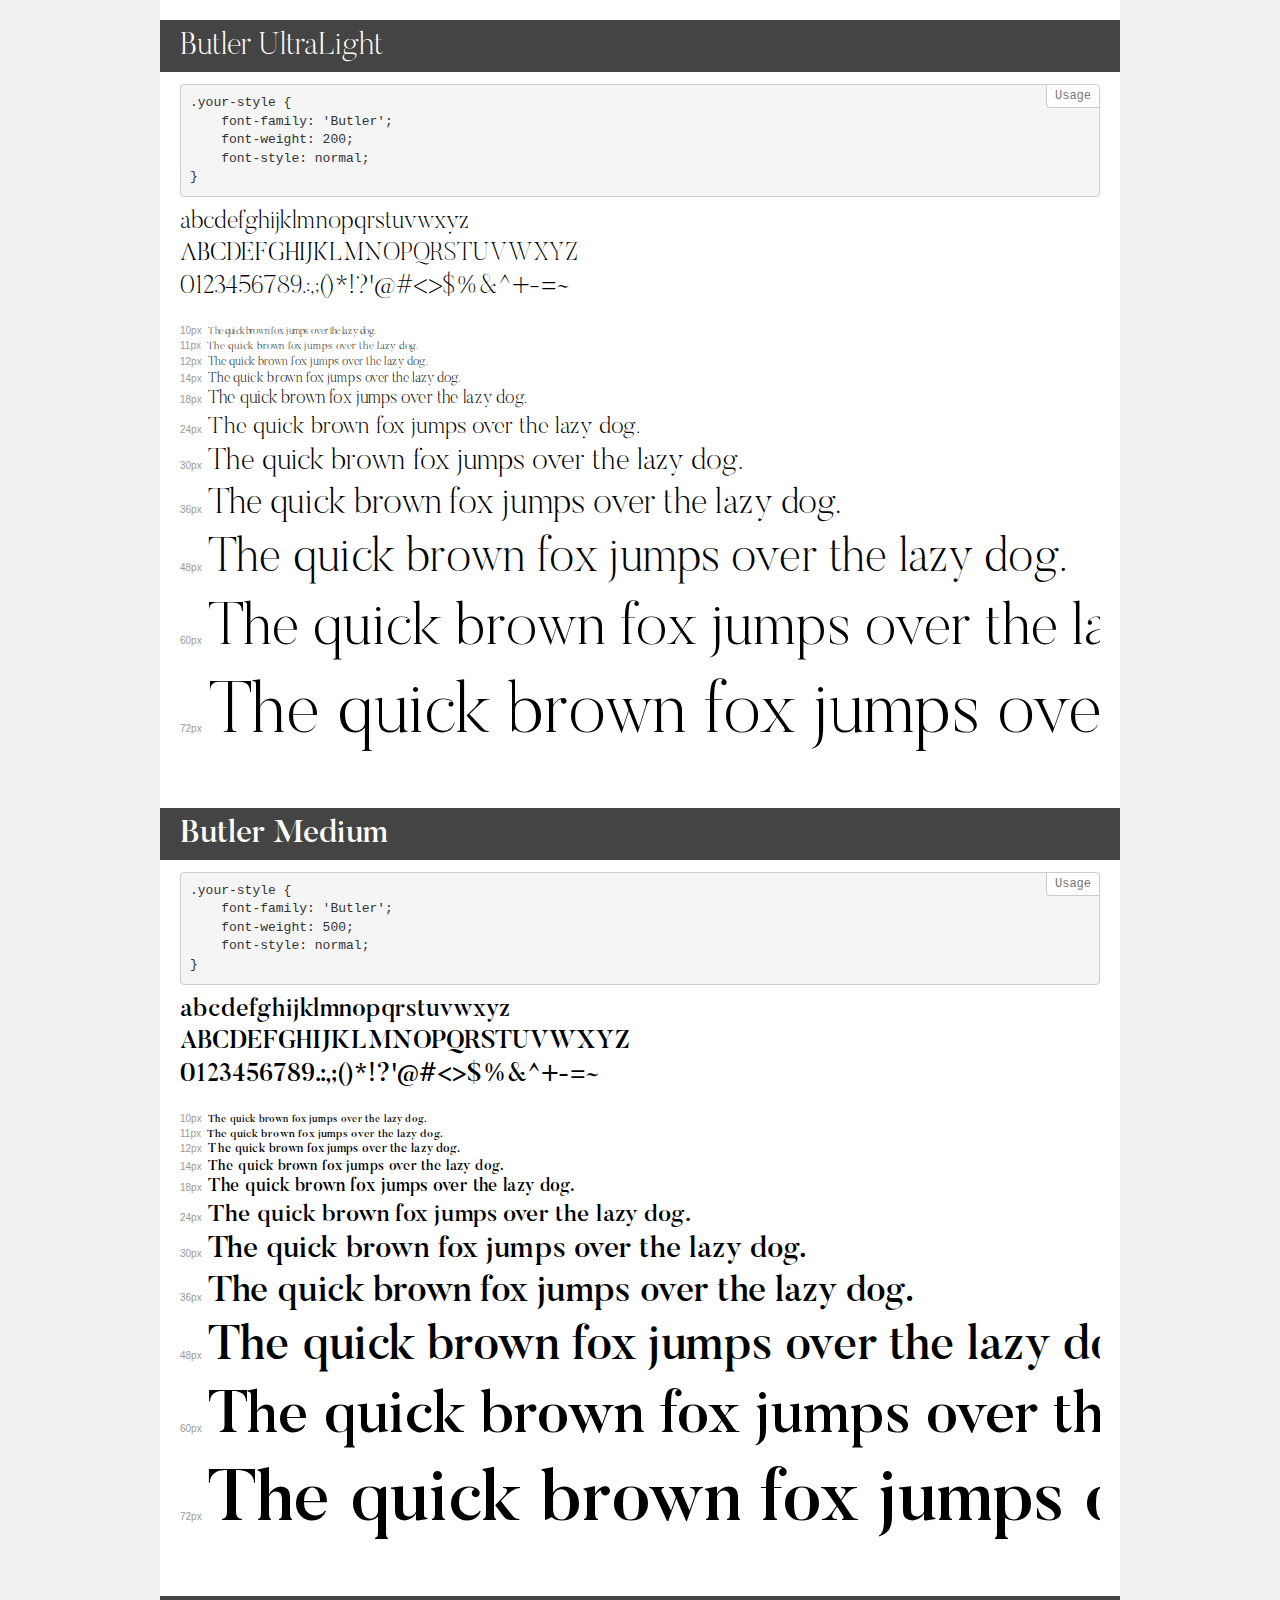
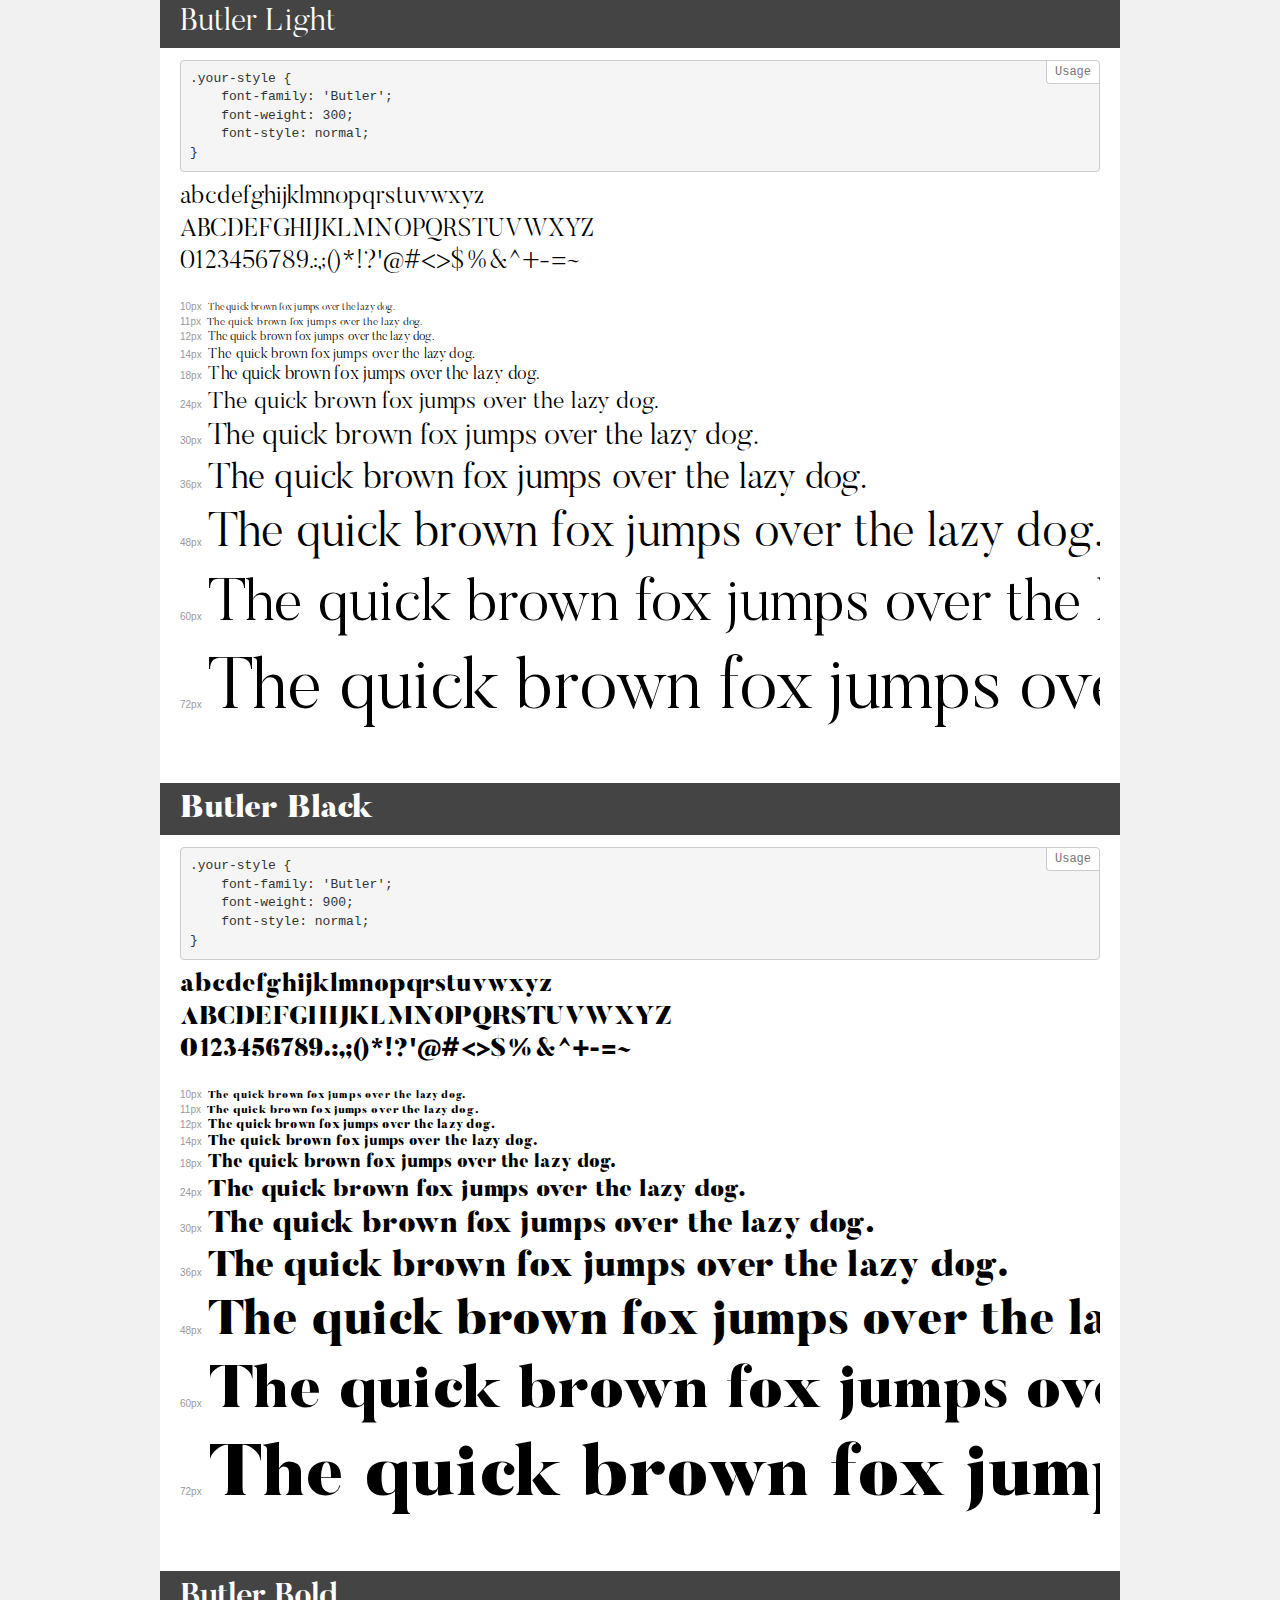
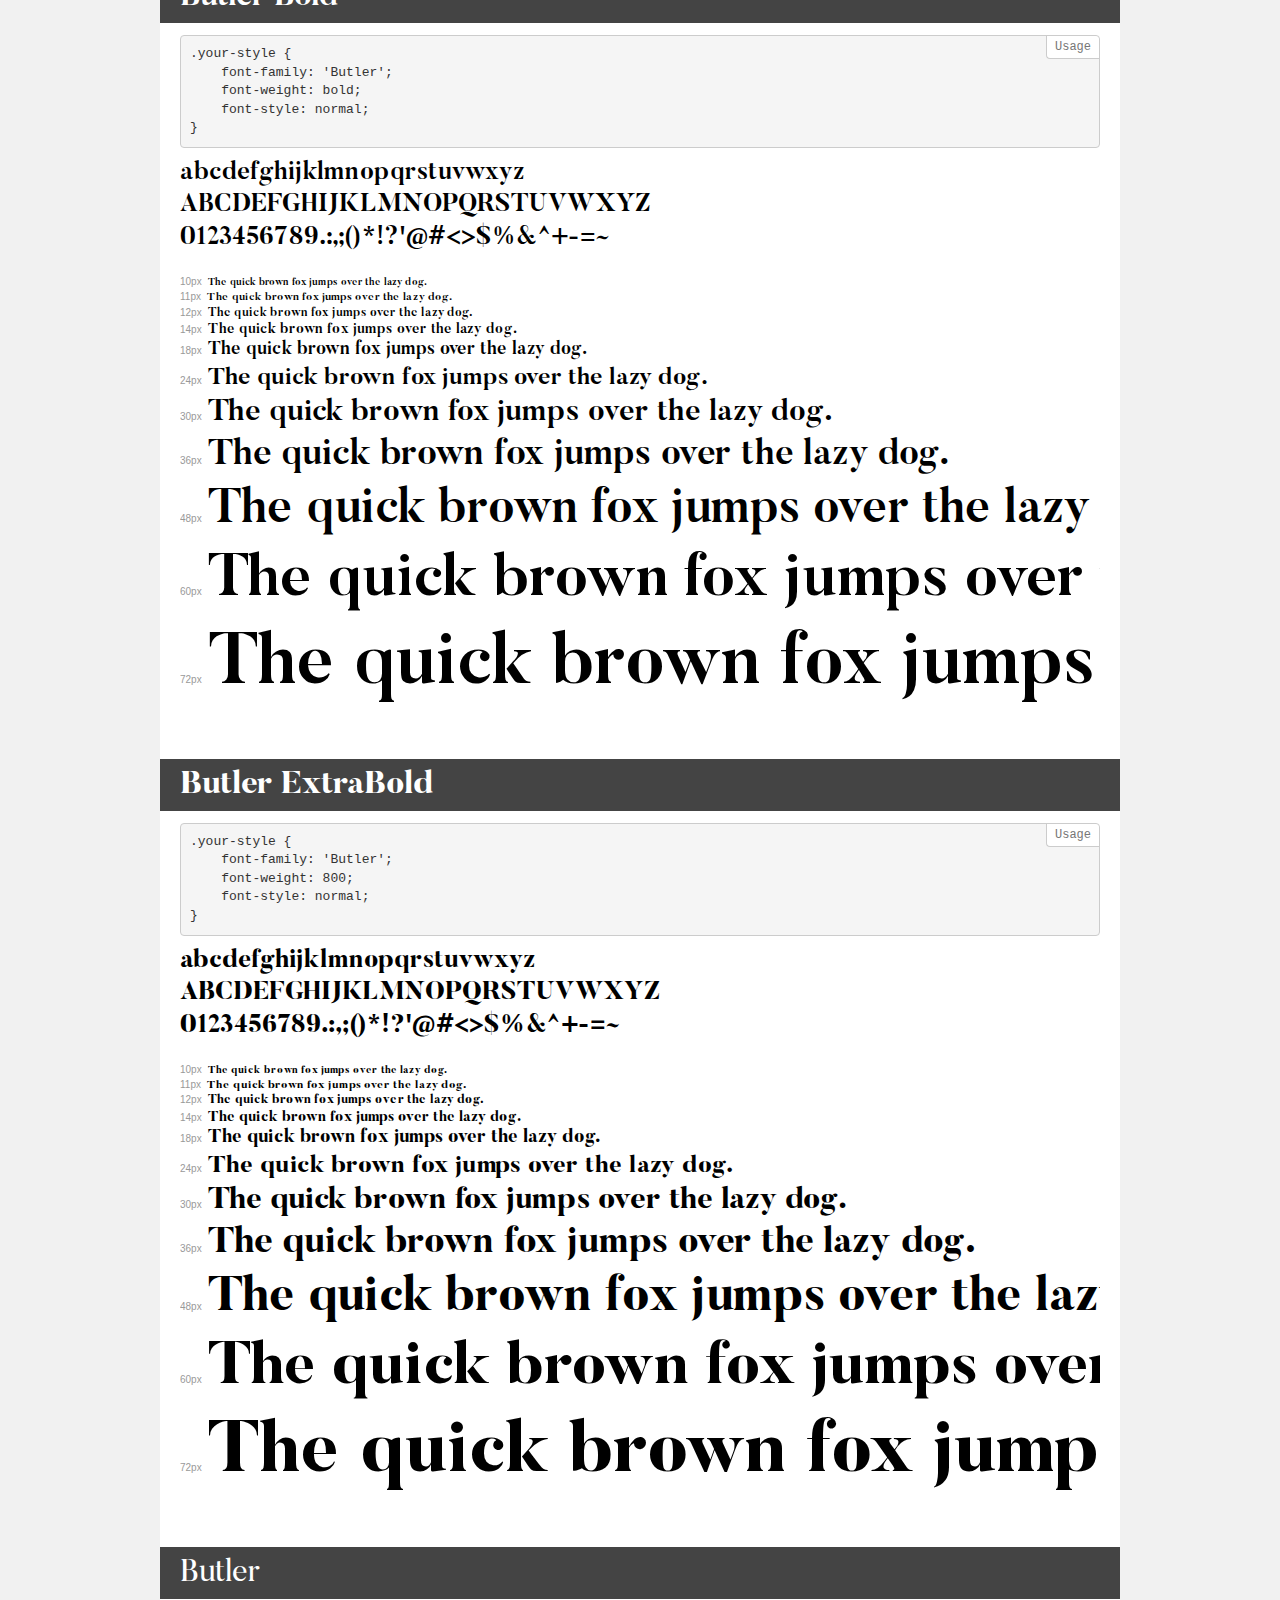
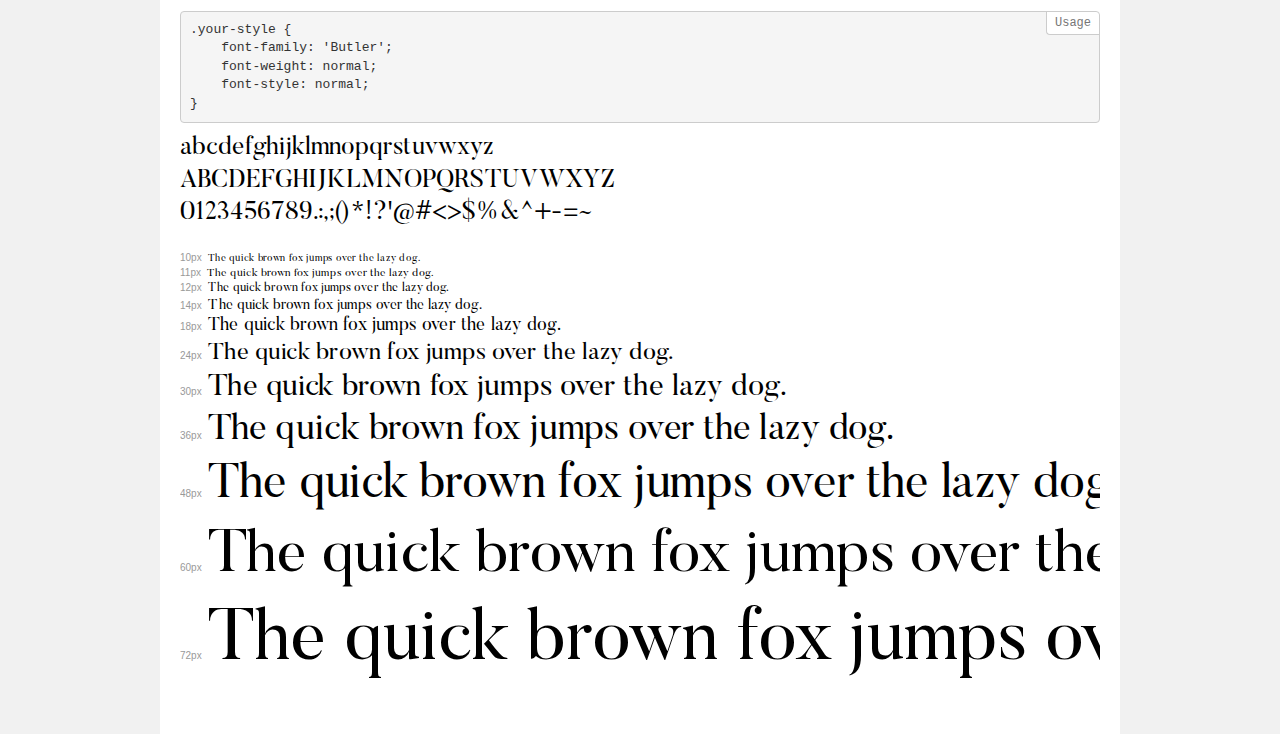
<file: fonts/demo.html>
<!DOCTYPE html>
<html>
<head>
    <meta charset="utf-8">
    <meta http-equiv="X-UA-Compatible" content="IE=edge">
    <meta name="viewport" content="width=device-width, initial-scale=1">
    <meta name="robots" content="noindex, noarchive">
    <meta name="format-detection" content="telephone=no">
    <title>Transfonter demo</title>
    <link href="stylesheet.css" rel="stylesheet">
    <style>
        /*
        http://meyerweb.com/eric/tools/css/reset/
        v2.0 | 20110126
        License: none (public domain)
        */
        html, body, div, span, applet, object, iframe,
        h1, h2, h3, h4, h5, h6, p, blockquote, pre,
        a, abbr, acronym, address, big, cite, code,
        del, dfn, em, img, ins, kbd, q, s, samp,
        small, strike, strong, sub, sup, tt, var,
        b, u, i, center,
        dl, dt, dd, ol, ul, li,
        fieldset, form, label, legend,
        table, caption, tbody, tfoot, thead, tr, th, td,
        article, aside, canvas, details, embed,
        figure, figcaption, footer, header, hgroup,
        menu, nav, output, ruby, section, summary,
        time, mark, audio, video {
            margin: 0;
            padding: 0;
            border: 0;
            font-size: 100%;
            font: inherit;
            vertical-align: baseline;
        }
        /* HTML5 display-role reset for older browsers */
        article, aside, details, figcaption, figure,
        footer, header, hgroup, menu, nav, section {
            display: block;
        }
        body {
            line-height: 1;
        }
        ol, ul {
            list-style: none;
        }
        blockquote, q {
            quotes: none;
        }
        blockquote:before, blockquote:after,
        q:before, q:after {
            content: '';
            content: none;
        }
        table {
            border-collapse: collapse;
            border-spacing: 0;
        }
        /* common styles */
        body {
            background: #f1f1f1;
            color: #000;
        }
        .page {
            background: #fff;
            width: 920px;
            margin: 0 auto;
            padding: 20px 20px 0 20px;
            overflow: hidden;
        }
        .font-container {
            overflow-x: auto;
            overflow-y: hidden;
            margin-bottom: 40px;
            line-height: 1.3;
            white-space: nowrap;
            padding-bottom: 5px;
        }
        h1 {
            position: relative;
            background: #444;
            font-size: 32px;
            color: #fff;
            padding: 10px 20px;
            margin: 0 -20px 12px -20px;
        }
        .letters {
            font-size: 25px;
            margin-bottom: 20px;
        }
        .s10:before {
            content: '10px';
        }
        .s11:before {
            content: '11px';
        }
        .s12:before {
            content: '12px';
        }
        .s14:before {
            content: '14px';
        }
        .s18:before {
            content: '18px';
        }
        .s24:before {
            content: '24px';
        }
        .s30:before {
            content: '30px';
        }
        .s36:before {
            content: '36px';
        }
        .s48:before {
            content: '48px';
        }
        .s60:before {
            content: '60px';
        }
        .s72:before {
            content: '72px';
        }
        .s10:before, .s11:before, .s12:before, .s14:before,
        .s18:before, .s24:before, .s30:before, .s36:before,
        .s48:before, .s60:before, .s72:before {
            font-family: Arial, sans-serif;
            font-size: 10px;
            font-weight: normal;
            font-style: normal;
            color: #999;
            padding-right: 6px;
        }
        pre {
            display: block;
            position: relative;
            padding: 9px;
            margin: 0 0 10px;
            font-family: Monaco, Menlo, Consolas, "Courier New", monospace !important;
            font-size: 13px;
            line-height: 1.428571429;
            color: #333;
            font-weight: normal !important;
            font-style: normal !important;
            background-color: #f5f5f5;
            border: 1px solid #ccc;
            overflow-x: auto;
            border-radius: 4px;
        }
        pre:after {
            display: block;
            position: absolute;
            right: 0;
            top: 0;
            content: 'Usage';
            line-height: 1;
            padding: 5px 8px;
            font-size: 12px;
            color: #767676;
            background-color: #fff;
            border: 1px solid #ccc;
            border-right: none;
            border-top: none;
            border-radius: 0 4px 0 4px;
            z-index: 10;
        }
        /* responsive */
        @media (max-width: 959px) {
            .page {
                width: auto;
                margin: 0;
            }
        }
    </style>
</head>
<body>
<div class="page">
    <div class="demo" style="font-family: 'Butler'; font-weight: 200; font-style: normal;">
        <h1>Butler UltraLight</h1>
        <pre>.your-style {
    font-family: 'Butler';
    font-weight: 200;
    font-style: normal;
}</pre>
        <div class="font-container">
            <p class="letters">
                abcdefghijklmnopqrstuvwxyz<br>
ABCDEFGHIJKLMNOPQRSTUVWXYZ<br>
                0123456789.:,;()*!?'@#<>$%&^+-=~
            </p>
            <p class="s10" style="font-size: 10px;">The quick brown fox jumps over the lazy dog.</p>
            <p class="s11" style="font-size: 11px;">The quick brown fox jumps over the lazy dog.</p>
            <p class="s12" style="font-size: 12px;">The quick brown fox jumps over the lazy dog.</p>
            <p class="s14" style="font-size: 14px;">The quick brown fox jumps over the lazy dog.</p>
            <p class="s18" style="font-size: 18px;">The quick brown fox jumps over the lazy dog.</p>
            <p class="s24" style="font-size: 24px;">The quick brown fox jumps over the lazy dog.</p>
            <p class="s30" style="font-size: 30px;">The quick brown fox jumps over the lazy dog.</p>
            <p class="s36" style="font-size: 36px;">The quick brown fox jumps over the lazy dog.</p>
            <p class="s48" style="font-size: 48px;">The quick brown fox jumps over the lazy dog.</p>
            <p class="s60" style="font-size: 60px;">The quick brown fox jumps over the lazy dog.</p>
            <p class="s72" style="font-size: 72px;">The quick brown fox jumps over the lazy dog.</p>
        </div>
    </div>
    <div class="demo" style="font-family: 'Butler'; font-weight: 500; font-style: normal;">
        <h1>Butler Medium</h1>
        <pre>.your-style {
    font-family: 'Butler';
    font-weight: 500;
    font-style: normal;
}</pre>
        <div class="font-container">
            <p class="letters">
                abcdefghijklmnopqrstuvwxyz<br>
ABCDEFGHIJKLMNOPQRSTUVWXYZ<br>
                0123456789.:,;()*!?'@#<>$%&^+-=~
            </p>
            <p class="s10" style="font-size: 10px;">The quick brown fox jumps over the lazy dog.</p>
            <p class="s11" style="font-size: 11px;">The quick brown fox jumps over the lazy dog.</p>
            <p class="s12" style="font-size: 12px;">The quick brown fox jumps over the lazy dog.</p>
            <p class="s14" style="font-size: 14px;">The quick brown fox jumps over the lazy dog.</p>
            <p class="s18" style="font-size: 18px;">The quick brown fox jumps over the lazy dog.</p>
            <p class="s24" style="font-size: 24px;">The quick brown fox jumps over the lazy dog.</p>
            <p class="s30" style="font-size: 30px;">The quick brown fox jumps over the lazy dog.</p>
            <p class="s36" style="font-size: 36px;">The quick brown fox jumps over the lazy dog.</p>
            <p class="s48" style="font-size: 48px;">The quick brown fox jumps over the lazy dog.</p>
            <p class="s60" style="font-size: 60px;">The quick brown fox jumps over the lazy dog.</p>
            <p class="s72" style="font-size: 72px;">The quick brown fox jumps over the lazy dog.</p>
        </div>
    </div>
    <div class="demo" style="font-family: 'Butler'; font-weight: 300; font-style: normal;">
        <h1>Butler Light</h1>
        <pre>.your-style {
    font-family: 'Butler';
    font-weight: 300;
    font-style: normal;
}</pre>
        <div class="font-container">
            <p class="letters">
                abcdefghijklmnopqrstuvwxyz<br>
ABCDEFGHIJKLMNOPQRSTUVWXYZ<br>
                0123456789.:,;()*!?'@#<>$%&^+-=~
            </p>
            <p class="s10" style="font-size: 10px;">The quick brown fox jumps over the lazy dog.</p>
            <p class="s11" style="font-size: 11px;">The quick brown fox jumps over the lazy dog.</p>
            <p class="s12" style="font-size: 12px;">The quick brown fox jumps over the lazy dog.</p>
            <p class="s14" style="font-size: 14px;">The quick brown fox jumps over the lazy dog.</p>
            <p class="s18" style="font-size: 18px;">The quick brown fox jumps over the lazy dog.</p>
            <p class="s24" style="font-size: 24px;">The quick brown fox jumps over the lazy dog.</p>
            <p class="s30" style="font-size: 30px;">The quick brown fox jumps over the lazy dog.</p>
            <p class="s36" style="font-size: 36px;">The quick brown fox jumps over the lazy dog.</p>
            <p class="s48" style="font-size: 48px;">The quick brown fox jumps over the lazy dog.</p>
            <p class="s60" style="font-size: 60px;">The quick brown fox jumps over the lazy dog.</p>
            <p class="s72" style="font-size: 72px;">The quick brown fox jumps over the lazy dog.</p>
        </div>
    </div>
    <div class="demo" style="font-family: 'Butler'; font-weight: 900; font-style: normal;">
        <h1>Butler Black</h1>
        <pre>.your-style {
    font-family: 'Butler';
    font-weight: 900;
    font-style: normal;
}</pre>
        <div class="font-container">
            <p class="letters">
                abcdefghijklmnopqrstuvwxyz<br>
ABCDEFGHIJKLMNOPQRSTUVWXYZ<br>
                0123456789.:,;()*!?'@#<>$%&^+-=~
            </p>
            <p class="s10" style="font-size: 10px;">The quick brown fox jumps over the lazy dog.</p>
            <p class="s11" style="font-size: 11px;">The quick brown fox jumps over the lazy dog.</p>
            <p class="s12" style="font-size: 12px;">The quick brown fox jumps over the lazy dog.</p>
            <p class="s14" style="font-size: 14px;">The quick brown fox jumps over the lazy dog.</p>
            <p class="s18" style="font-size: 18px;">The quick brown fox jumps over the lazy dog.</p>
            <p class="s24" style="font-size: 24px;">The quick brown fox jumps over the lazy dog.</p>
            <p class="s30" style="font-size: 30px;">The quick brown fox jumps over the lazy dog.</p>
            <p class="s36" style="font-size: 36px;">The quick brown fox jumps over the lazy dog.</p>
            <p class="s48" style="font-size: 48px;">The quick brown fox jumps over the lazy dog.</p>
            <p class="s60" style="font-size: 60px;">The quick brown fox jumps over the lazy dog.</p>
            <p class="s72" style="font-size: 72px;">The quick brown fox jumps over the lazy dog.</p>
        </div>
    </div>
    <div class="demo" style="font-family: 'Butler'; font-weight: bold; font-style: normal;">
        <h1>Butler Bold</h1>
        <pre>.your-style {
    font-family: 'Butler';
    font-weight: bold;
    font-style: normal;
}</pre>
        <div class="font-container">
            <p class="letters">
                abcdefghijklmnopqrstuvwxyz<br>
ABCDEFGHIJKLMNOPQRSTUVWXYZ<br>
                0123456789.:,;()*!?'@#<>$%&^+-=~
            </p>
            <p class="s10" style="font-size: 10px;">The quick brown fox jumps over the lazy dog.</p>
            <p class="s11" style="font-size: 11px;">The quick brown fox jumps over the lazy dog.</p>
            <p class="s12" style="font-size: 12px;">The quick brown fox jumps over the lazy dog.</p>
            <p class="s14" style="font-size: 14px;">The quick brown fox jumps over the lazy dog.</p>
            <p class="s18" style="font-size: 18px;">The quick brown fox jumps over the lazy dog.</p>
            <p class="s24" style="font-size: 24px;">The quick brown fox jumps over the lazy dog.</p>
            <p class="s30" style="font-size: 30px;">The quick brown fox jumps over the lazy dog.</p>
            <p class="s36" style="font-size: 36px;">The quick brown fox jumps over the lazy dog.</p>
            <p class="s48" style="font-size: 48px;">The quick brown fox jumps over the lazy dog.</p>
            <p class="s60" style="font-size: 60px;">The quick brown fox jumps over the lazy dog.</p>
            <p class="s72" style="font-size: 72px;">The quick brown fox jumps over the lazy dog.</p>
        </div>
    </div>
    <div class="demo" style="font-family: 'Butler'; font-weight: 800; font-style: normal;">
        <h1>Butler ExtraBold</h1>
        <pre>.your-style {
    font-family: 'Butler';
    font-weight: 800;
    font-style: normal;
}</pre>
        <div class="font-container">
            <p class="letters">
                abcdefghijklmnopqrstuvwxyz<br>
ABCDEFGHIJKLMNOPQRSTUVWXYZ<br>
                0123456789.:,;()*!?'@#<>$%&^+-=~
            </p>
            <p class="s10" style="font-size: 10px;">The quick brown fox jumps over the lazy dog.</p>
            <p class="s11" style="font-size: 11px;">The quick brown fox jumps over the lazy dog.</p>
            <p class="s12" style="font-size: 12px;">The quick brown fox jumps over the lazy dog.</p>
            <p class="s14" style="font-size: 14px;">The quick brown fox jumps over the lazy dog.</p>
            <p class="s18" style="font-size: 18px;">The quick brown fox jumps over the lazy dog.</p>
            <p class="s24" style="font-size: 24px;">The quick brown fox jumps over the lazy dog.</p>
            <p class="s30" style="font-size: 30px;">The quick brown fox jumps over the lazy dog.</p>
            <p class="s36" style="font-size: 36px;">The quick brown fox jumps over the lazy dog.</p>
            <p class="s48" style="font-size: 48px;">The quick brown fox jumps over the lazy dog.</p>
            <p class="s60" style="font-size: 60px;">The quick brown fox jumps over the lazy dog.</p>
            <p class="s72" style="font-size: 72px;">The quick brown fox jumps over the lazy dog.</p>
        </div>
    </div>
    <div class="demo" style="font-family: 'Butler'; font-weight: normal; font-style: normal;">
        <h1>Butler</h1>
        <pre>.your-style {
    font-family: 'Butler';
    font-weight: normal;
    font-style: normal;
}</pre>
        <div class="font-container">
            <p class="letters">
                abcdefghijklmnopqrstuvwxyz<br>
ABCDEFGHIJKLMNOPQRSTUVWXYZ<br>
                0123456789.:,;()*!?'@#<>$%&^+-=~
            </p>
            <p class="s10" style="font-size: 10px;">The quick brown fox jumps over the lazy dog.</p>
            <p class="s11" style="font-size: 11px;">The quick brown fox jumps over the lazy dog.</p>
            <p class="s12" style="font-size: 12px;">The quick brown fox jumps over the lazy dog.</p>
            <p class="s14" style="font-size: 14px;">The quick brown fox jumps over the lazy dog.</p>
            <p class="s18" style="font-size: 18px;">The quick brown fox jumps over the lazy dog.</p>
            <p class="s24" style="font-size: 24px;">The quick brown fox jumps over the lazy dog.</p>
            <p class="s30" style="font-size: 30px;">The quick brown fox jumps over the lazy dog.</p>
            <p class="s36" style="font-size: 36px;">The quick brown fox jumps over the lazy dog.</p>
            <p class="s48" style="font-size: 48px;">The quick brown fox jumps over the lazy dog.</p>
            <p class="s60" style="font-size: 60px;">The quick brown fox jumps over the lazy dog.</p>
            <p class="s72" style="font-size: 72px;">The quick brown fox jumps over the lazy dog.</p>
        </div>
    </div>
</div>
</body>
</html>
</file>
<file: fonts/stylesheet.css>
@font-face {
    font-family: 'Butler';
    src: url('Butler-UltraLight.woff2') format('woff2'),
        url('Butler-UltraLight.woff') format('woff');
    font-weight: 200;
    font-style: normal;
}

@font-face {
    font-family: 'Butler';
    src: url('Butler-Medium.woff2') format('woff2'),
        url('Butler-Medium.woff') format('woff');
    font-weight: 500;
    font-style: normal;
}

@font-face {
    font-family: 'Butler';
    src: url('Butler-Light.woff2') format('woff2'),
        url('Butler-Light.woff') format('woff');
    font-weight: 300;
    font-style: normal;
}

@font-face {
    font-family: 'Butler';
    src: url('Butler-Black.woff2') format('woff2'),
        url('Butler-Black.woff') format('woff');
    font-weight: 900;
    font-style: normal;
}

@font-face {
    font-family: 'Butler';
    src: url('Butler-Bold.woff2') format('woff2'),
        url('Butler-Bold.woff') format('woff');
    font-weight: bold;
    font-style: normal;
}

@font-face {
    font-family: 'Butler';
    src: url('Butler-ExtraBold.woff2') format('woff2'),
        url('Butler-ExtraBold.woff') format('woff');
    font-weight: 800;
    font-style: normal;
}

@font-face {
    font-family: 'Butler';
    src: url('Butler.woff2') format('woff2'),
        url('Butler.woff') format('woff');
    font-weight: normal;
    font-style: normal;
}
</file>
